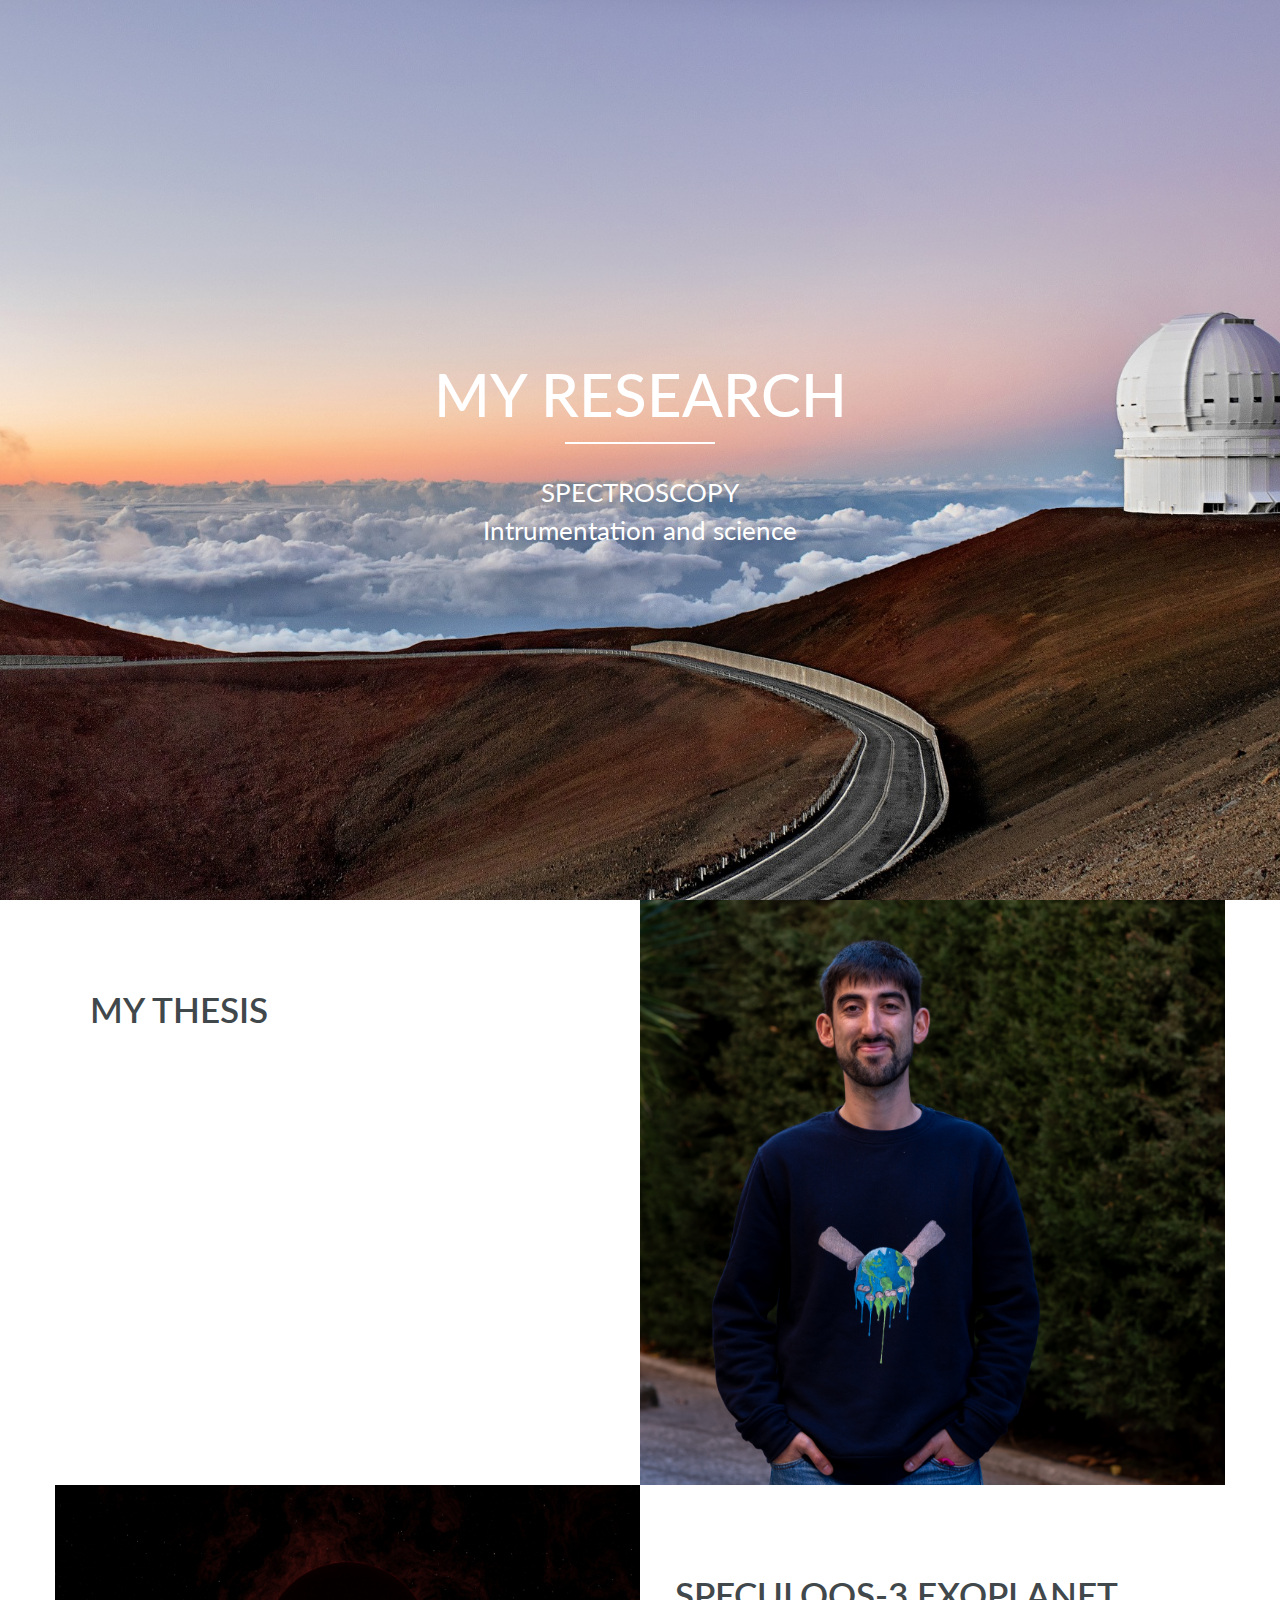
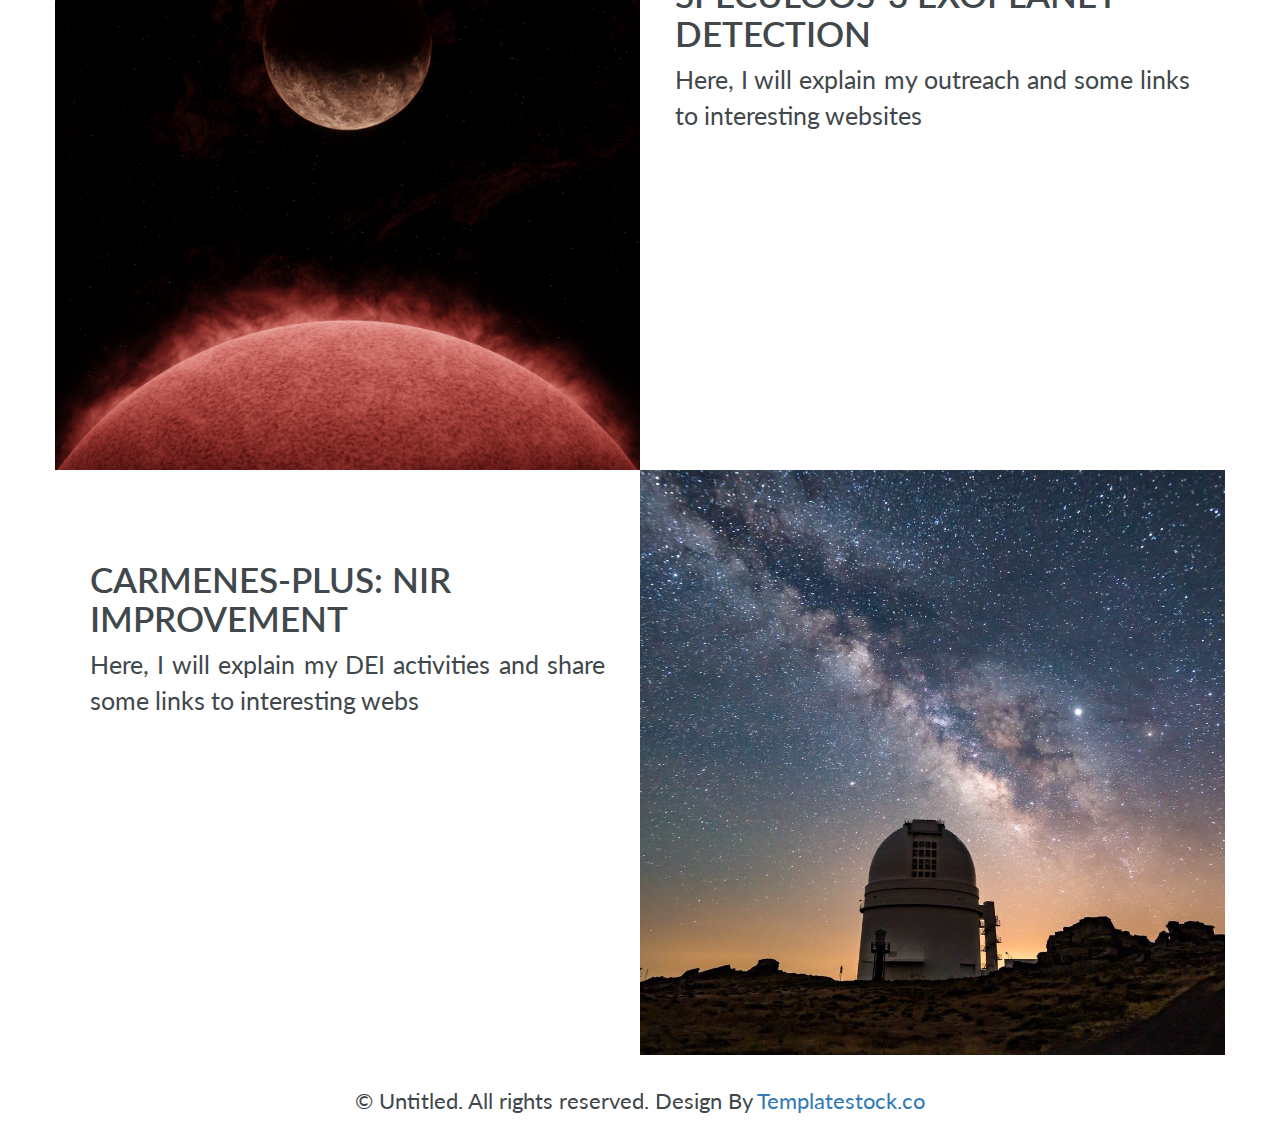
<file: hobbies.html>
<!DOCTYPE html>
<!--
	Rocket Internet by TEMPLATE STOCK
	templatestock.co @templatestock
	Released for free under the Creative Commons Attribution 3.0 license (templated.co/license)
-->

<html>
<head>
	<title>My research</title>

	<!-- Bootstrap CSS -->
	<link rel="stylesheet" type="text/css" href="css/bootstrap.min.css">

	<!-- Goggle Font -->
	<link href='https://fonts.googleapis.com/css?family=Lato:400,700,900,300' rel='stylesheet' type='text/css'>

	<!-- Font Css -->
	<link rel="stylesheet" type="text/css" href="css/font-awesome.min.css">

	<!-- Custom CSS -->
	<link rel="stylesheet" type="text/css" href="css/style2.css">

	<!-- Animation Css -->
	<link rel="stylesheet" href="css/animate.css">

</head>
<body>
<header>
	<div id="homeFullScreen">
		<div class="header-text">
			<h1>My research</h1>
			<div class="vertical-line"></div>
			<p>
				SPECTROSCOPY
				<br />
			        Intrumentation and science
			</p>
		</div><!-- End HeaderText -->
	</div><!-- End homeFullScreen -->
</header><!-- End Header -->

<!-- Feature -->

<section class="feature">
	<div class="container">
		<div class="row">
			<div class="col-md-6 col-sm-6">
				<div class="feature-box">
					<h1>My thesis</h1>					
				</div>
			</div><!-- End col-md-6 -->
			<div class="col-md-6 col-sm-6 nopadding">
				<img src="images/1.jpg">
			</div><!-- End col-md-6 -->

			<div class="clearfix"></div><!-- End clearfix -->

			<div class="col-md-6 col-sm-6 nopadding">
				<img src="images/6.jpg">
			</div><!-- End col-md-6 -->
			<div class="col-md-6 col-sm-6">
				<div class="feature-box">
					<h1>SPECULOOS-3 exoplanet detection</h1>
					<p>Here, I will explain my outreach and some links to interesting websites</p>
				</div>
			</div><!-- End col-md-6 -->
			
			<div class="clearfix"></div><!-- End clearfix -->
			
			<div class="col-md-6 col-sm-6">
				<div class="feature-box">
					<h1>CARMENES-PLUS: NIR improvement</h1>
					<p>Here, I will explain my DEI activities and share some links to interesting webs</p>
				</div>
			</div><!-- End col-md-6 -->
			<div class="col-md-6 col-sm-6 nopadding">
				<img src="images/7.jpg">
			</div><!-- End col-md-6 -->
		</div>
	</div>
</section>

<!-- portfolio -->

<!-- Footer -->
<footer>
	<!--ul class="in-line">
		<li><a href="#"><span><i class="fa fa-facebook"></i></span></a></li>
		<li><a href="#"><span><i class="fa fa-twitter"></i></span></a></li>
		<li><a href="#"><span><i class="fa fa-youtube"></i></span></a></li>
</ul-->
	<span class="copyright">&#169; Untitled. All rights reserved. Design By <a href="http://templatestock.co">Templatestock.co</a></span>
</footer>

<!-- Main JS -->
<script type="text/javascript" src="js/jquery-main.js"></script>

<!-- Bootstrap JS -->
<script type="text/javascript" src="js/bootstrap.min.js"></script>

<!-- Animation JS -->
<script type="text/javascript" src="js/wow.min.js"></script>

<!-- Custom JS -->
<script type="text/javascript" src="js/custom.js"></script>
	
</body>
</html>
</file>
<file: css/style2.css>
/*
	Rocket Internet by TEMPLATE STOCK
    templatestock.co @templatestock
	Released for free under the Creative Commons Attribution 3.0 license (templated.co/license)
*/

/* Typography CSS */
body
{
    font-family: 'Lato', sans-serif;
    color: #41484b;
}



/* Heder */
#homeFullScreen {
    width: 100%;
    background-repeat: no-repeat;
    background-attachment: scroll;
    background-size: cover;
    background-position: top center;
}

#homeFullScreen {
    background-image: url('../images/4.jpg');
    overflow: hidden;
}

#homeFullScreen {
    display: table-cell;
    vertical-align: middle;
    text-align: center;
    margin: auto;
}

.header-text h1
{
    font-size: 60px;
    color: #fff;
    text-transform: uppercase;
}

.header-text .vertical-line
{
    height: 2px;
    background-color: #fff;
    width: 150px;
    margin: 0 auto;
    margin-top: 15px;
    margin-bottom: 30px;
}

.header-text p
{
    font-size: 26px;
    color: #fff;
}


/* feature */
.feature img
{
    width: 100%;
}

.nopadding {
   padding: 0 !important;
   margin: 0 !important;
}

.feature-box
{
    padding: 20px;
}

.feature-box h1
{
    font-size: 35px;
    text-transform: uppercase;
    font-weight: 600;   
    margin-top: 2em;
}

.feature-box p
{
    font-size: 25px;
    text-align: justify;
}

/* Portfolio */
.portfolio .heading
{
    font-size: 35px;
    text-transform: uppercase;
    font-weight: 600;
    text-align: center;
    margin: 50px 0px;
}

.portfolio img
{
    width: 100%;
    cursor: pointer;
}

.portfolio .last-img
{
    margin-bottom: 20px;
}

/* Call to Action */
.call-top-action
{
    background-color: #42484c;
    color: #fff;
    padding: 50px 0px;
    margin-top: 50px;
}

.call-top-action h1
{
    font-size: 35px;
    text-transform: uppercase;
    margin-bottom: 25px;
    margin: 0px;
}

.call-top-action p
{
    font-size: 22px;
    margin-bottom: 20px;
}

.call-top-action span
{

    font-size: 24px;
    font-weight: bold;
}

/* Footer */
footer
{
    text-align: center;
    margin-top: 30px;
}

footer ul
{
    padding: 0px;
    list-style: none;
    margin: 20px;
}

footer ul li
{
    display: inline-block;
    margin-left: 15px;
}

footer ul li a span
{
    width: 50px;
    height: 50px;
    background: #42484C;
    display: block;
    font-size: 30px;
    line-height: 50px;
    color: #fff;
    border-radius: 50%;
}

footer .copyright
{
    font-size: 22px;
    margin-bottom: 20px;
    display: block;
}



/* Extra Small devices  */
@media (max-width: 480px) {
	
}

/* Extra Small devices  */
@media (max-width: 767px) {
    .header-text h1 {
        font-size: 45px;
    }

    .header-text .vertical-line {        
        margin-top: 15px;
        margin-bottom: 15px;
    }

    .header-text p {
        font-size: 20px;
        color: #fff;
    }

    .feature-box {
        padding: 0px;
    }

    .feature-box h1 {
        font-size: 25px;
        margin-top: 2em;
    }

    .feature-box p {
        font-size: 20px;
        text-align: justify;
    }

    .nopadding {
        padding: 15px !important;
        margin: 0 !important;
    }

    .portfolio img {        
        margin-bottom: 15px;
    }

    .call-top-action h1 {
        font-size: 24px;
        text-transform: uppercase;
        margin-bottom: 15px !important;
        margin: 0px;
    }

    .call-top-action p {
        font-size: 14px;
        margin-bottom: 10px;
    }

    .call-top-action span {
        font-size: 15px;
        font-weight: bold;
    }

    footer ul li a span {
        width: 40px;
        height: 40px;
        background: #42484C;
        display: block;
        font-size: 22px;
        line-height: 40px;
        color: #fff;
        border-radius: 50%;
    }

    footer .copyright {
        font-size: 16px;
        margin-bottom: 20px;
        display: block;
    }
}


/* Small devices (tablets, 768px and up) */
@media (min-width: 768px) {  
    .header-text h1 {
        font-size: 45px;
    }

    .header-text p {
        font-size: 20px;
        color: #fff;
    }

    .feature-box h1 {
        font-size: 25px;
        text-transform: uppercase;
        font-weight: 600;
        margin-top: 1em;
    }
	
    .feature-box p {
        font-size: 18px;
        text-align: justify;
    }

    .call-top-action h1 {
        font-size: 25px;
        text-transform: uppercase;
        margin-bottom: 13px !important;
        margin: 0px;
    }

    .call-top-action p {
        font-size: 14px;
        margin-bottom: 13px;
    }

    .call-top-action span {
        font-size: 17px;
        font-weight: bold;
    }

    footer {
        text-align: center;
        margin-top: 23px;
    }

    footer ul li a span {
        width: 40px;
        height: 40px;
        background: #42484C;
        display: block;
        font-size: 22px;
        line-height: 40px;
        color: #fff;
        border-radius: 50%;
    }   

    footer .copyright {
        font-size: 18px;
    }



}

/* Medium devices (desktops, 992px and up) */
@media (min-width: 992px) { 
    .feature-box {
        padding: 10px;
    }

    .feature-box h1 {
        font-size: 30px;    
    }

    .feature-box p {
        font-size: 20px;
    }

    .call-top-action p
    {
        font-size: 19px;
    }

    .call-top-action h1 {
        font-size: 30px;
       margin-bottom: 15px !important;
    }

    .call-top-action span {
        font-size: 20px;
    }
}

/* Large devices (large desktops, 1200px and up) */
@media (min-width: 1200px) {
    /* Typography CSS */
body
{
    font-family: 'Lato', sans-serif;
    color: #41484b;
}



/* Heder */
#homeFullScreen {
    width: 100%;
    background-repeat: no-repeat;
    background-attachment: scroll;
    background-size: cover;
    background-position: top center;
}

#homeFullScreen {
    background-image: url('../images/4.jpg');
    overflow: hidden;
}

#homeFullScreen {
    display: table-cell;
    vertical-align: middle;
    text-align: center;
    margin: auto;
}

.header-text h1
{
    font-size: 60px;
    color: #fff;
    text-transform: uppercase;
}

.header-text .vertical-line
{
    height: 2px;
    background-color: #fff;
    width: 150px;
    margin: 0 auto;
    margin-top: 15px;
    margin-bottom: 30px;
}

.header-text p
{
    font-size: 26px;
    color: #fff;
}


/* feature */
.feature img
{
    width: 100%;
}

.nopadding {
   padding: 0 !important;
   margin: 0 !important;
}

.feature-box
{
    padding: 20px;
}

.feature-box h1
{
    font-size: 35px;
    text-transform: uppercase;
    font-weight: 600;   
    margin-top: 2em;
}

.feature-box p
{
    font-size: 25px;
    text-align: justify;
}

/* Portfolio */
.portfolio .heading
{
    font-size: 35px;
    text-transform: uppercase;
    font-weight: 600;
    text-align: center;
    margin: 50px 0px;
}

.portfolio img
{
    width: 100%;
    cursor: pointer;
}

.portfolio .last-img
{
    margin-bottom: 20px;
}

/* Call to Action */
.call-top-action
{
    background-color: #42484c;
    color: #fff;
    padding: 50px 0px;
    margin-top: 50px;
}

.call-top-action h1
{
    font-size: 35px;
    text-transform: uppercase;
    margin-bottom: 25px;
    margin: 0px;
}

.call-top-action p
{
    font-size: 22px;
    margin-bottom: 20px;
}

.call-top-action span
{

    font-size: 24px;
    font-weight: bold;
}

/* Footer */
footer
{
    text-align: center;
    margin-top: 30px;
}

footer ul
{
    padding: 0px;
    list-style: none;
    margin: 20px;
}

footer ul li
{
    display: inline-block;
    margin-left: 15px;
}

footer ul li a span
{
    width: 50px;
    height: 50px;
    background: #42484C;
    display: block;
    font-size: 30px;
    line-height: 50px;
    color: #fff;
    border-radius: 50%;
}

footer .copyright
{
    font-size: 22px;
    margin-bottom: 20px;
    display: block;
}


}
</file>
